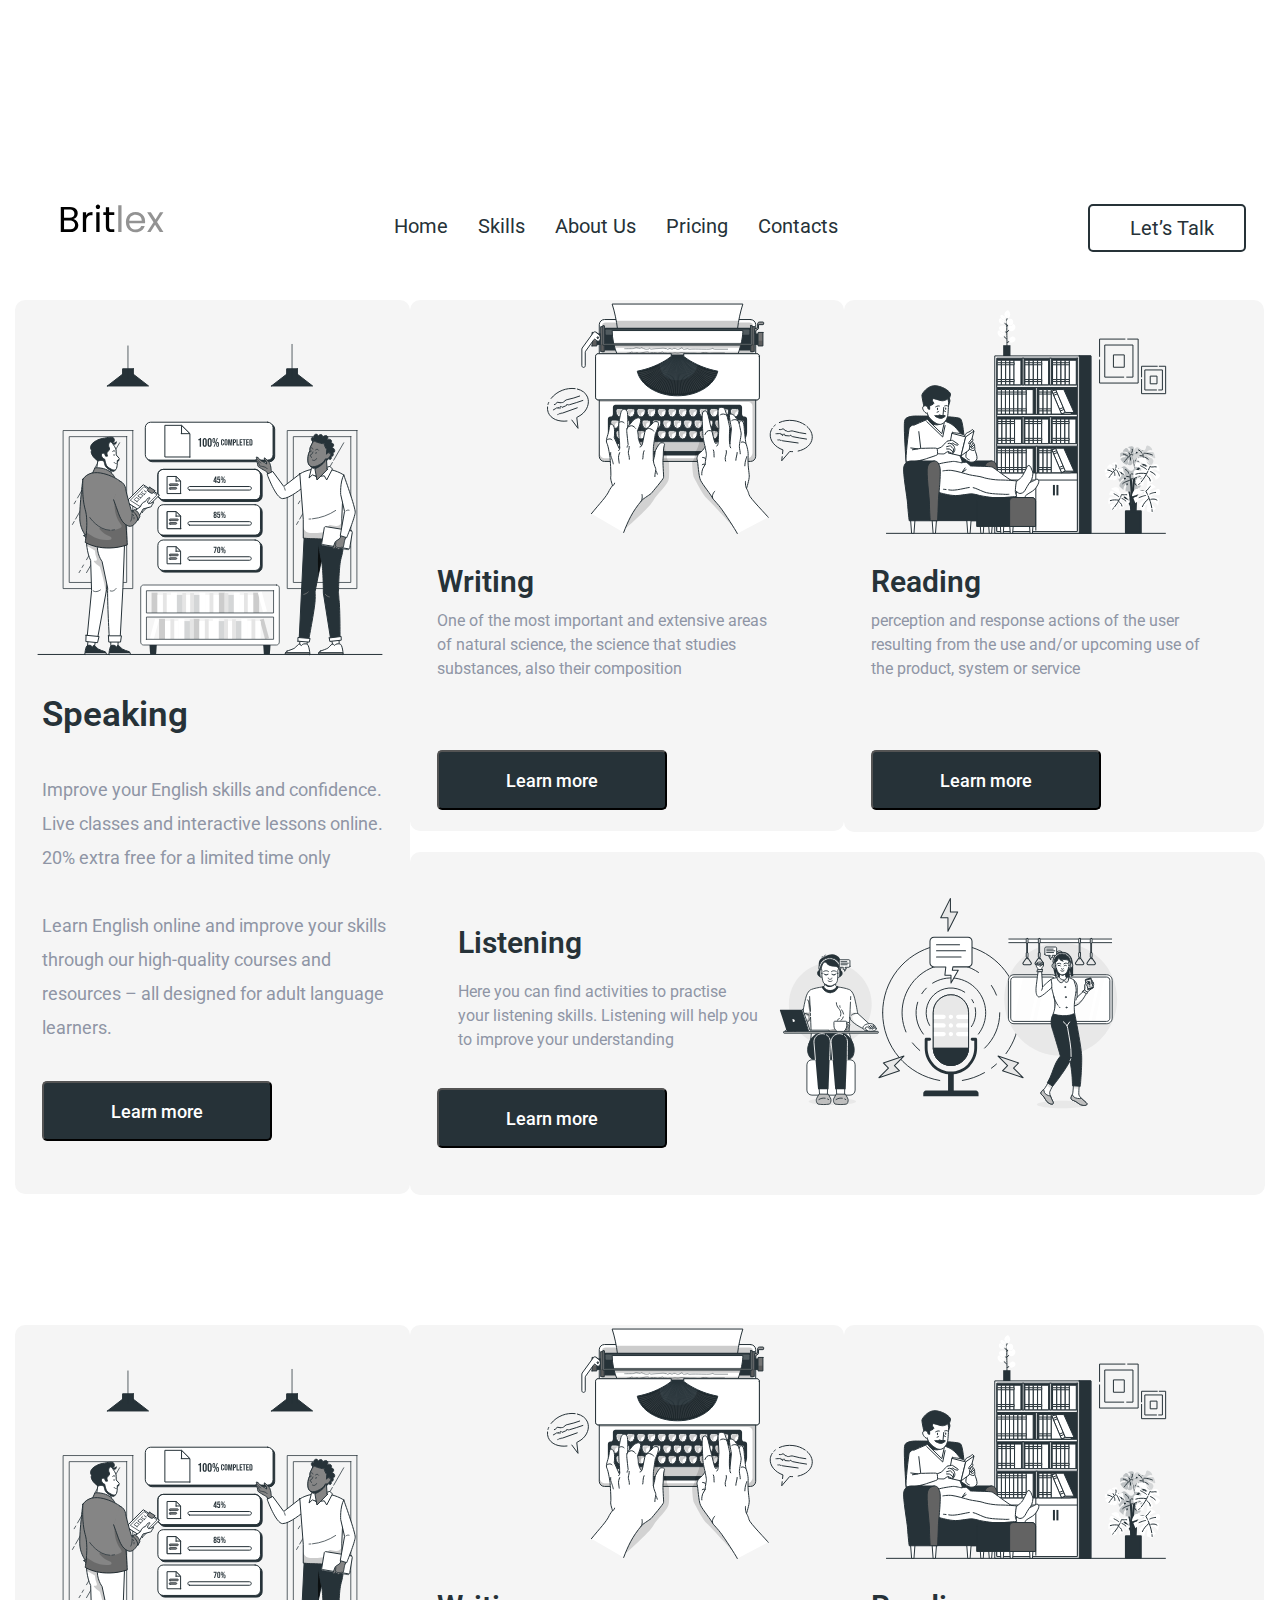
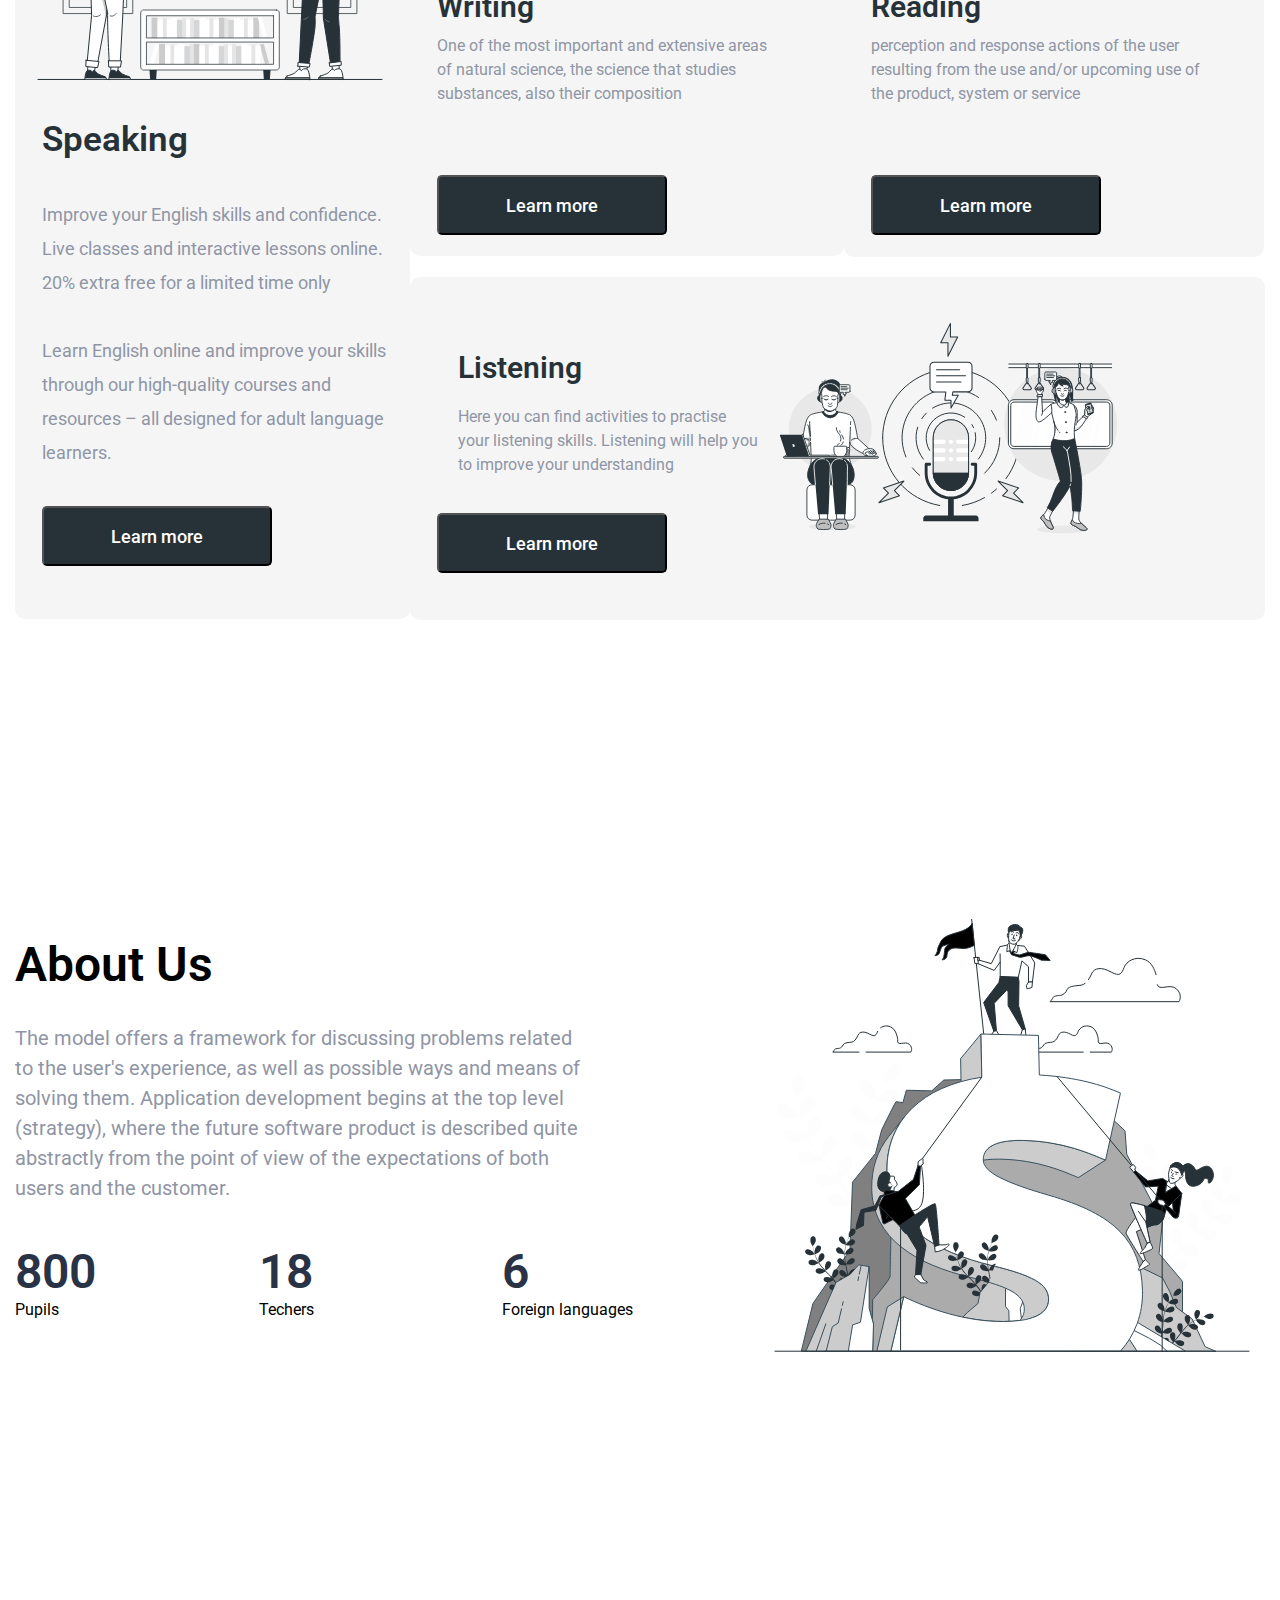
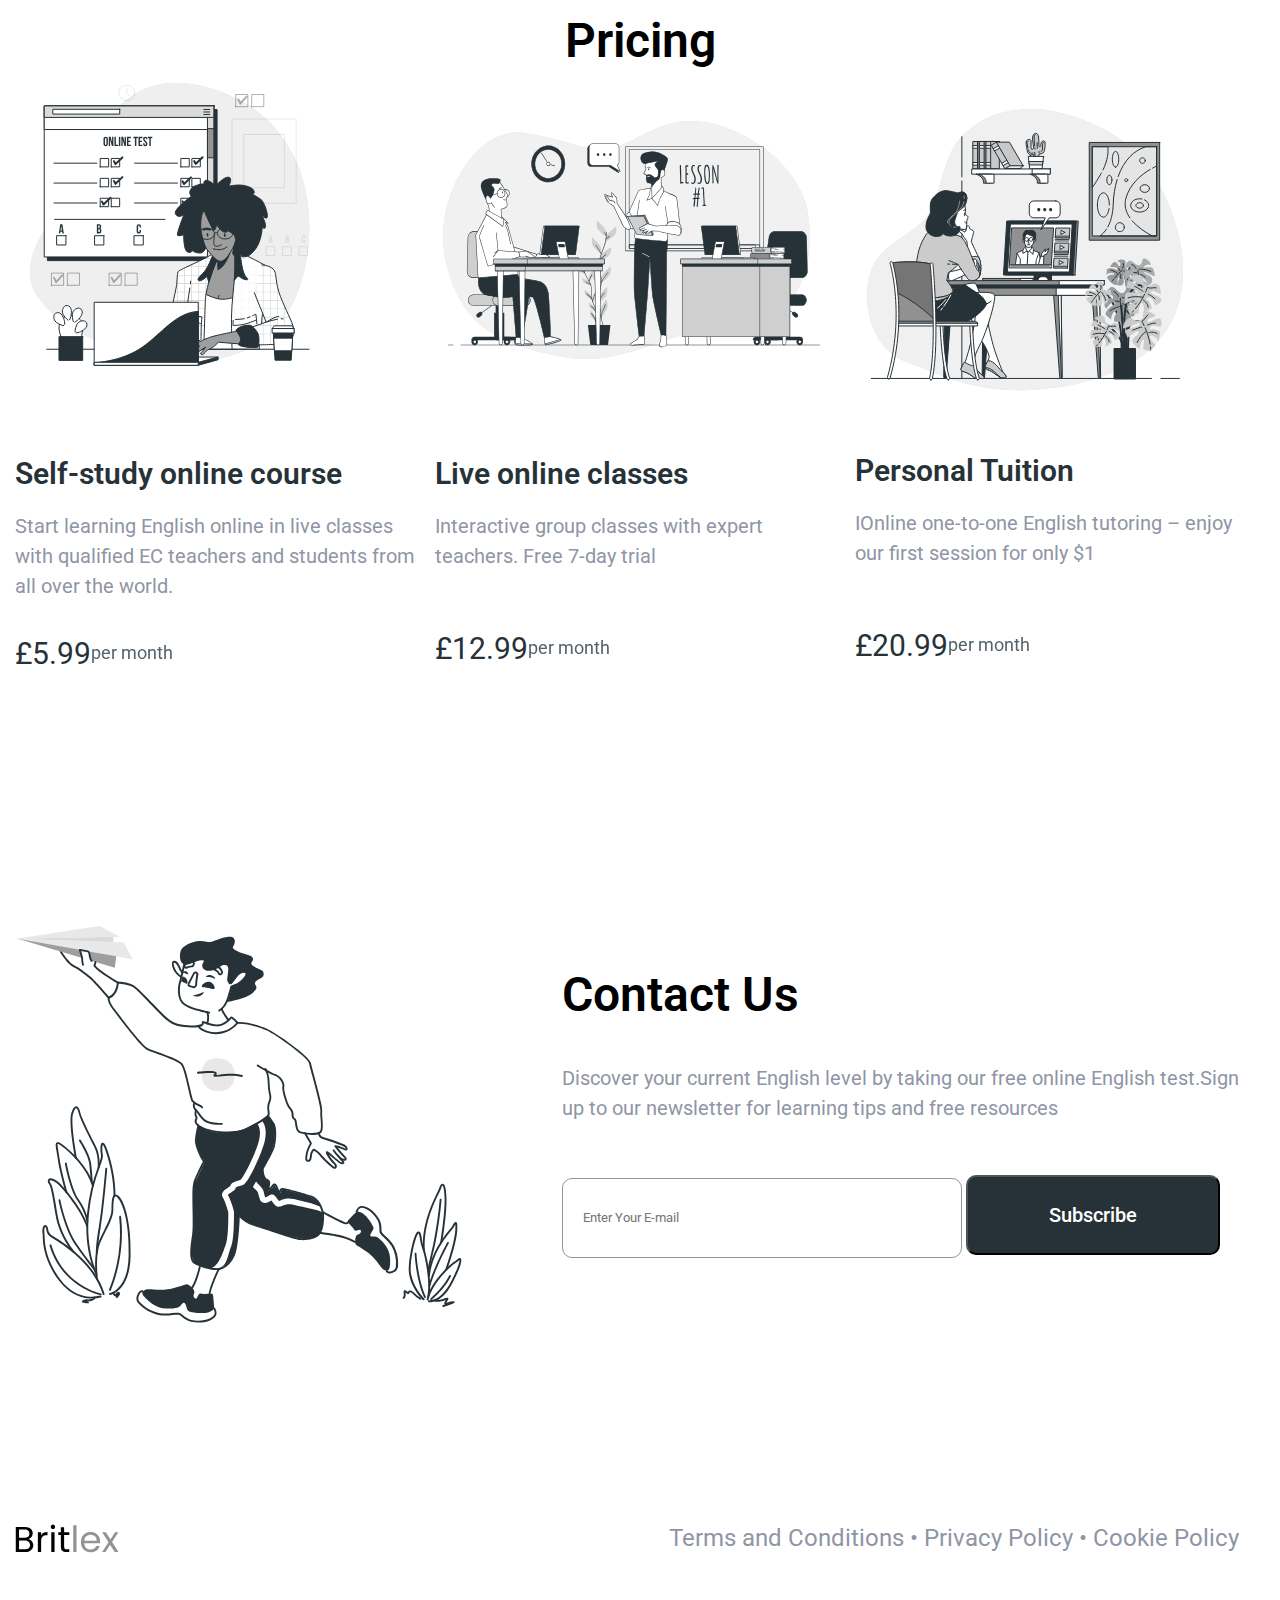
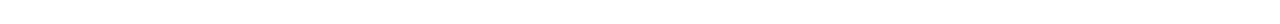
<file: index.html>
<!DOCTYPE html>
<html lang="en">

<head>
    <meta charset="UTF-8">
    <meta http-equiv="X-UA-Compatible" content="IE=edge">
    <meta name="viewport" content="width=device-width, initial-scale=1.0">
    <title>Imtixon</title>
    <link rel="stylesheet" href="/styles/style.css">
</head>


<body>
    <header>
        <nav class="container">
            <ul>
                <li>
                    <a href="#"><img src="/source/Britlex.svg" alt=""></a>
                </li>
            </ul>
            <ul>
                <li>
                    <a href="#">Home</a>
                </li>
                <li>
                    <a href="#">Skills</a>
                </li>
                <li>
                    <a href="#">About Us</a>
                </li>
                <li>
                    <a href="#">Pricing</a>
                </li>
                <li>
                    <a href="#">Contacts</a>
                </li>
            </ul>
            <ul>
                <li>
                    <a href="#">Let’s Talk</a>
                </li>
            </ul>
        </nav>
    </header>
    <h1 class="h1">Skills</h1>
    <section class="container box">
        <div style="display: flex;">
            <div class="card"><img src="/source/section/Shared goals-bro 1.svg" alt="">
                <h1>Speaking</h1>
                <p>Improve your English skills and confidence. Live classes and interactive lessons online. 20% extra free for a limited time only <br><br> Learn English online and improve your skills through our high-quality courses and resources – all
                    designed for adult language learners.</p>
                <button>Learn more</button>
            </div>
            <div>
                <div class="card1">
                    <div class="card2"><img src="/source/section/Typewriter-bro 1.svg" alt="">
                        <h1>Writing</h1>
                        <p>One of the most important and extensive areas of natural science, the science that studies substances, also their composition </p>
                        <button>Learn more</button>
                    </div>
                    <div class="card3"><img src="/source/section/House bookshelves-bro 1.svg" alt="">
                        <h1>Reading</h1>
                        <p>perception and response actions of the user resulting from the use and/or upcoming use of the product, system or service </p>
                        <button>Learn more</button>
                    </div>
                </div>
                <div class="card4">
                    <div>
                        <h1>Listening</h1>
                        <p>Here you can find activities to practise your listening skills. Listening will help you to improve your understanding </p>
                        <button>Learn more</button>
                    </div>
                    <div><img src="/source/section/Podcast audience-bro 1.svg" alt=""></div>
                </div>
            </div>
        </div>
    </section>
    <section class="container box">
        <div style="display: flex;">
            <div class="card"><img src="/source/section/Shared goals-bro 1.svg" alt="">
                <h1>Speaking</h1>
                <p>Improve your English skills and confidence. Live classes and interactive lessons online. 20% extra free for a limited time only <br><br> Learn English online and improve your skills through our high-quality courses and resources – all
                    designed for adult language learners.</p>
                <button>Learn more</button>
            </div>
            <div>
                <div class="card1">
                    <div class="card2"><img src="/source/section/Typewriter-bro 1.svg" alt="">
                        <h1>Writing</h1>
                        <p>One of the most important and extensive areas of natural science, the science that studies substances, also their composition </p>
                        <button>Learn more</button>
                    </div>
                    <div class="card3"><img src="/source/section/House bookshelves-bro 1.svg" alt="">
                        <h1>Reading</h1>
                        <p>perception and response actions of the user resulting from the use and/or upcoming use of the product, system or service </p>
                        <button>Learn more</button>
                    </div>
                </div>
                <div class="card4">
                    <div>
                        <h1>Listening</h1>
                        <p>Here you can find activities to practise your listening skills. Listening will help you to improve your understanding </p>
                        <button>Learn more</button>
                    </div>
                    <div><img src="/source/section/Podcast audience-bro 1.svg" alt=""></div>
                </div>
            </div>
        </div>
    </section>

    <section class="section1">
        <div class="container section1-text">
            <div>
                <h1 class="text0">About Us</h1>
                <p class="main-text">The model offers a framework for discussing problems related to the user's experience, as well as possible ways and means of solving them. Application development begins at the top level (strategy), where the future software product is
                    described quite abstractly from the point of view of the expectations of both users and the customer.

                </p>
                <div class="section1-text1">
                    <div class="main-text1">
                        <h1>800</h1>
                        <p>Pupils</p>
                    </div>
                    <div class="main-text1">
                        <h1>18</h1>
                        <p>Techers</p>
                    </div>
                    <div class="main-text1">
                        <h1>6</h1>
                        <p>Foreign languages</p>
                    </div>
                </div>
            </div>
            <div><img src="/source/section1/Business competition-bro 1.svg" alt=""></div>
        </div>
    </section>
    <h1 class="h0">Pricing</h1>
    <section class="section2">
        <div class="container box1">
            <div class="box2"><img src="/source/section2/Online test-bro 1.svg" alt="">
                <h1>Self-study online course</h1>
                <p>Start learning English online in live classes with qualified EC teachers and students from all over the world.</p>
                <h2> £5.99 <span> per month</span></h2>
            </div>
            <div class="box3"><img src="/source/section2/Lesson-bro 1.svg" alt="">
                <h1>Live online classes</h1>
                <p>Interactive group classes with expert teachers. Free 7-day trial</p>
                <h2> £12.99 <span> per month</span></h2>
            </div>
            <div class="box4"><img src="/source/section2/Webinar-bro 2.svg" alt="">
                <h1>Personal Tuition</h1>
                <p>IOnline one-to-one English tutoring – enjoy our first session for only $1</p>
                <h2> £20.99 <span> per month</span></h2>
            </div>
        </div>
    </section>
    <section class="section3">
        <div class="container box5">
            <div><img src="/source/section3/OBJECTS.svg" alt=""></div>
            <div class="box-text">
                <h1>Contact Us</h1>
                <p>Discover your current English level by taking our free online English test.Sign up to our newsletter for learning tips and free resources</p>
                <input type="email" name="" id="" placeholder="Enter Your E-mail">
                <button>Subscribe</button>
            </div>
        </div>
    </section>
    <footer>
        <div class="container footer">
            <div><img src="/source/Britlex.svg" alt=""></div>
            <div>
                <p class="footer-p">Terms and Conditions • Privacy Policy • Cookie Policy</p>
            </div>
        </div>
    </footer>
</body>

</html>

</html>
</file>
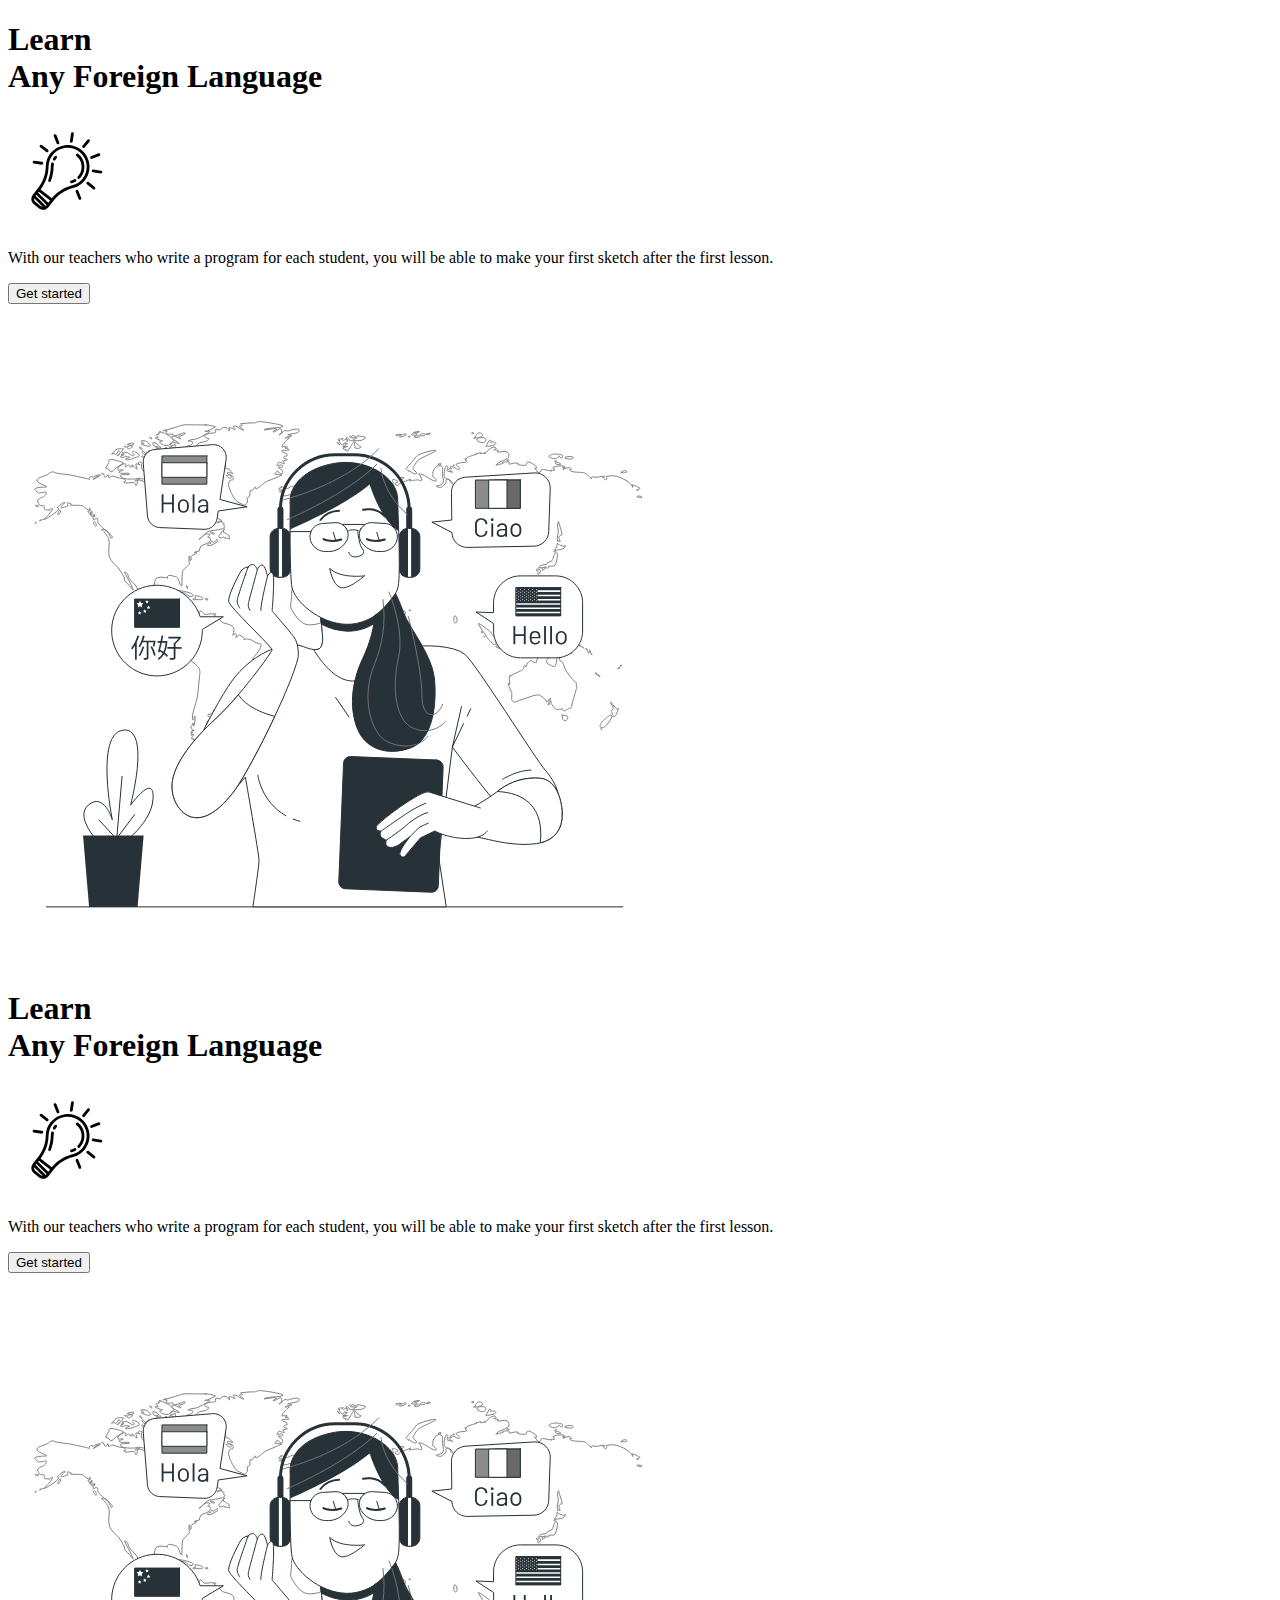
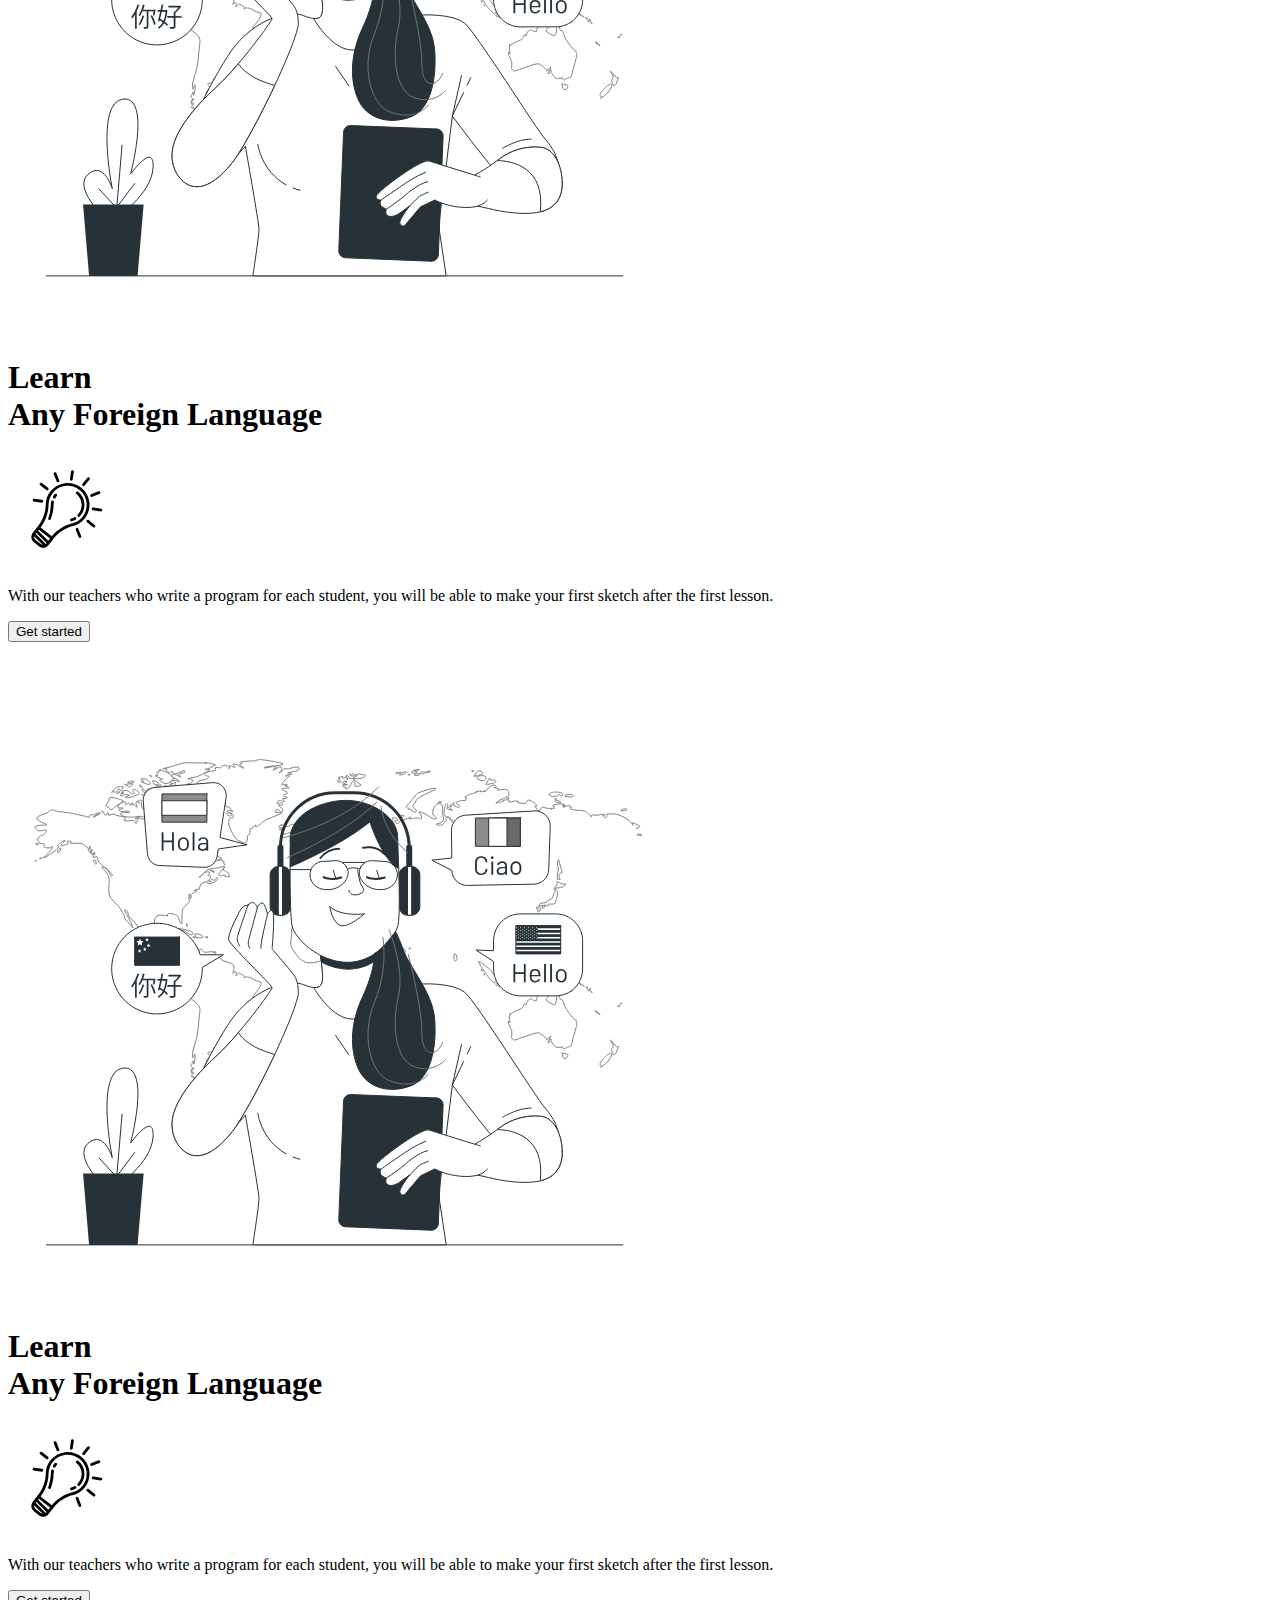
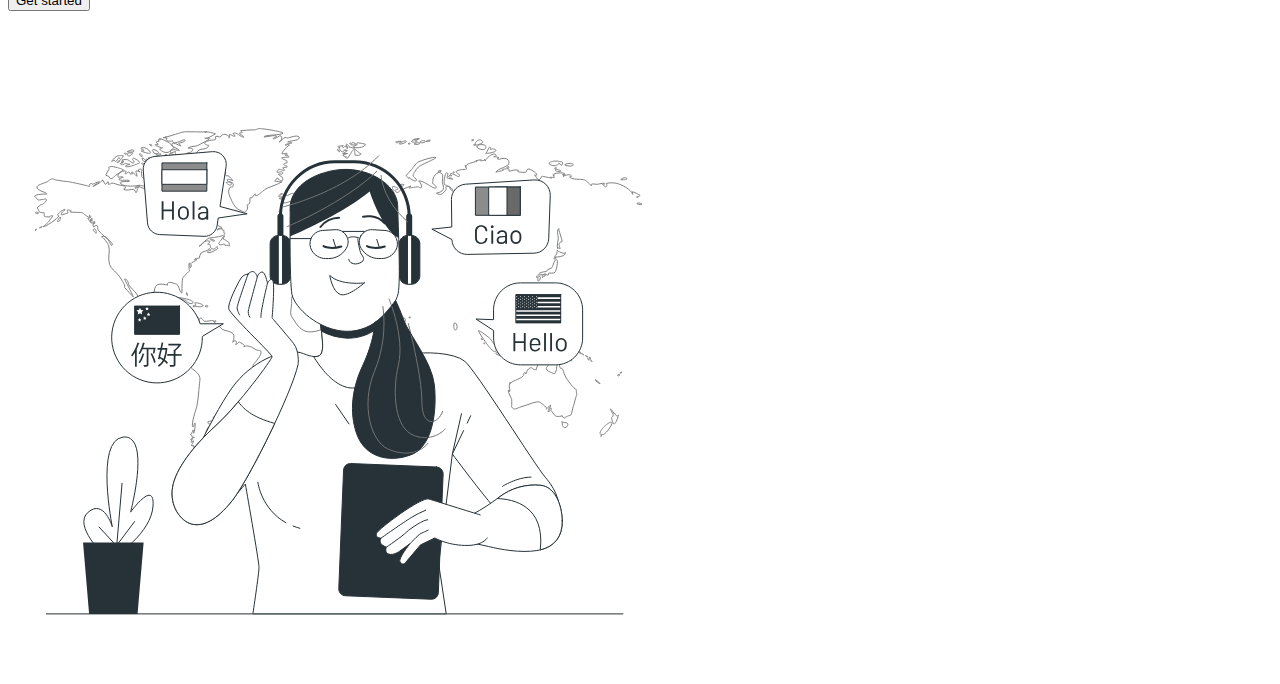
<file: home.html>
<!DOCTYPE html>
<html lang="en">

<head>
    <meta charset="UTF-8">
    <meta http-equiv="X-UA-Compatible" content="IE=edge">
    <meta name="viewport" content="width=device-width, initial-scale=1.0">
    <title>Document</title>
</head>

<body>
    <div class="container text">
        <div>
            <div class="main-text">
                <div>
                    <h1>Learn <br> Any Foreign Language
                    </h1>
                </div>
                <div><img src="/source/header/Group.svg" alt=""></div>
            </div>
            <p>
                With our teachers who write a program for each student, you will be able to make your first sketch after the first lesson.
            </p>
            <button>Get started</button>
        </div>
        <div>
            <img class="img" src="/source/header/Learning languages-bro 1.svg" alt="">
        </div>
    </div>
    <div class="container text">
        <div>
            <div class="main-text">
                <div>
                    <h1>Learn <br> Any Foreign Language
                    </h1>
                </div>
                <div><img src="/source/header/Group.svg" alt=""></div>
            </div>
            <p>
                With our teachers who write a program for each student, you will be able to make your first sketch after the first lesson.
            </p>
            <button>Get started</button>
        </div>
        <div>
            <img class="img" src="/source/header/Learning languages-bro 1.svg" alt="">
        </div>
    </div>
    <div class="container text">
        <div>
            <div class="main-text">
                <div>
                    <h1>Learn <br> Any Foreign Language
                    </h1>
                </div>
                <div><img src="/source/header/Group.svg" alt=""></div>
            </div>
            <p>
                With our teachers who write a program for each student, you will be able to make your first sketch after the first lesson.
            </p>
            <button>Get started</button>
        </div>
        <div>
            <img class="img" src="/source/header/Learning languages-bro 1.svg" alt="">
        </div>
    </div>
    <div class="container text">
        <div>
            <div class="main-text">
                <div>
                    <h1>Learn <br> Any Foreign Language
                    </h1>
                </div>
                <div><img src="/source/header/Group.svg" alt=""></div>
            </div>
            <p>
                With our teachers who write a program for each student, you will be able to make your first sketch after the first lesson.
            </p>
            <button>Get started</button>
        </div>
        <div>
            <img class="img" src="/source/header/Learning languages-bro 1.svg" alt="">
        </div>
    </div>
</body>

</html>
</file>
<file: styles/style.css>
@import url('https://fonts.googleapis.com/css2?family=Poppins:wght@500&family=Roboto:wght@500&display=swap');
* {
    margin: 0;
    padding: 0;
    box-sizing: border-box;
    font-family: 'Poppins', sans-serif;
    font-family: 'Roboto', sans-serif;
}

.container {
    width: 100%;
    height: auto;
    max-width: 1250px;
    margin: 0 auto;
}

body {
    background-color: #FFFFFF;
}

nav {
    display: flex;
    position: fixed;
    width: 100%;
    height: 100px;
    padding-left: 50px;
    padding-top: 57px;
    background-color: #FFFFFF;
}

ul {
    display: flex;
}

ul:nth-child(2) {
    margin-left: 220px;
    margin-top: 10px;
}

ul:nth-child(3) {
    margin-left: 250px;
    border: 2px solid #263238;
    border-radius: 5px;
    padding: 10px 30px;
}

ul li:nth-child(2) {
    margin-left: 20px;
}

ul li:nth-child(3) {
    margin-left: 20px;
}

ul li:nth-child(4) {
    margin-left: 20px;
}

ul li:nth-child(5) {
    margin-left: 20px;
}

ul li:nth-child(6) {
    margin-left: 20px;
}

li {
    list-style: none;
}

a {
    text-decoration: none;
    margin-left: 10px;
    font-size: 20px;
    color: #263238;
}

.main-text {
    display: flex;
}

.text {
    display: flex;
    padding-top: 200px;
}

.main-text h1 {
    width: 500px;
    font-weight: 600;
    font-size: 64px;
    line-height: 80px;
    color: #000000;
}

.main-text img {
    padding-top: 90px;
    margin-left: -100px;
}

.text p {
    width: 500px;
    font-size: 24px;
    line-height: 36px;
    margin-top: 40px;
    color: #8F95A5;
}

.text button {
    margin-top: 61px;
    width: 390px;
    height: 118px;
    left: 129px;
    top: 675px;
    background: #263238;
    border-radius: 15px;
    font-weight: 400;
    font-size: 36px;
    color: #FFFFFF;
}

.img {
    margin-left: 60px;
    margin-top: -50px;
}

.h1 {
    margin-top: 147px;
    text-align: center;
    font-weight: 600;
    font-size: 48px;
    color: #000000;
}

.box {
    margin-top: 96px;
}

.card {
    width: 435px;
    height: 894px;
    left: 127px;
    top: 1116px;
    background: #F5F5F5;
    border-radius: 10px;
    margin-bottom: 35px;
}

.card h1 {
    font-weight: 600;
    font-size: 35px;
    color: #263238;
    padding-left: 27px;
}

.card p {
    padding-left: 27px;
    font-weight: 400;
    font-size: 18px;
    color: #8F95A5;
    margin-top: 38px;
    width: 380px;
    line-height: 34px;
}

.card button {
    width: 230px;
    height: 60px;
    background: #263238;
    border-radius: 5px;
    font-weight: 500;
    font-size: 18px;
    color: #FFFFFF;
    margin-left: 27px;
    margin-top: 36px;
}

.card1 {
    display: flex;
}

.card2 {
    width: 434px;
    height: 531px;
    left: 580px;
    top: 1116px;
    background: #F5F5F5;
    border-radius: 10px;
}

.card2 img {
    margin-left: 122px;
    margin-top: -33px;
}

.card2 h1 {
    font-weight: 600;
    font-size: 30px;
    color: #263238;
    padding-left: 27px;
}

.card2 p {
    font-weight: 400;
    font-size: 16px;
    line-height: 24px;
    color: #8F95A5;
    margin-left: 27px;
    margin-top: 10px;
    width: 330px;
    margin-bottom: 33px;
}

.card2 button {
    width: 230px;
    height: 60px;
    background: #263238;
    border-radius: 5px;
    font-weight: 500;
    font-size: 18px;
    color: #FFFFFF;
    margin-left: 27px;
    margin-top: 36px;
}

.card3 {
    width: 420px;
    height: 532px;
    background: #F5F5F5;
    border-radius: 10px;
}

.card3 h1 {
    font-weight: 600;
    font-size: 30px;
    color: #263238;
    padding-left: 27px;
    margin-top: 13px;
}

.card3 p {
    font-weight: 400;
    font-size: 16px;
    line-height: 24px;
    color: #8F95A5;
    margin-left: 27px;
    margin-top: 10px;
    width: 330px;
    margin-bottom: 33px;
}

.card3 button {
    width: 230px;
    height: 60px;
    background: #263238;
    border-radius: 5px;
    font-weight: 500;
    font-size: 18px;
    color: #FFFFFF;
    margin-left: 27px;
    margin-top: 36px;
}

.card4 {
    display: flex;
    width: 855px;
    height: 343px;
    background: #F5F5F5;
    border-radius: 10px;
    margin-top: 20px;
    padding-top: 30px;
}

.card4 h1 {
    font-weight: 600;
    font-size: 30px;
    color: #263238;
    margin-top: 43px;
    padding-left: 48px;
}

.card4 p {
    font-weight: 400;
    font-size: 16px;
    line-height: 24px;
    color: #8F95A5;
    padding-left: 48px;
    width: 350px;
    margin-top: 20px;
}

.card4 button {
    width: 230px;
    height: 60px;
    background: #263238;
    border-radius: 5px;
    font-weight: 500;
    font-size: 18px;
    color: #FFFFFF;
    margin-left: 27px;
    margin-top: 36px;
}

.section1-text {
    display: flex;
}

.section1-text1 {
    display: flex;
    margin-top: 40px;
}

.text0 {
    font-weight: 600;
    font-size: 48px;
    color: #000000;
    margin-bottom: 23px;
}

.section1 {
    margin-top: 282px;
}

.main-text {
    font-weight: 400;
    font-size: 20px;
    line-height: 30px;
    color: #8F95A5;
    margin-top: 30px;
    width: 570px;
}

.section1-text1 h1 {
    font-weight: 600;
    font-size: 48px;
    color: #2A3246;
}

.section-text1 p {
    font-weight: 400;
    font-size: 20px;
    color: #8F95A5;
    margin-top: 28px;
}

.main-text1:nth-child(2) {
    margin-left: 163px;
}

.main-text1:nth-child(3) {
    margin-left: 188px;
}

.section1-text img {
    margin-left: 130px;
    margin-top: -50px;
}

.h0 {
    font-weight: 600;
    font-size: 48px;
    color: #000000;
    text-align: center;
    margin-top: 222px;
}

.box1 {
    display: flex;
}

.box2 h1 {
    font-weight: 600;
    font-size: 30px;
    color: #263238;
    margin-top: 72px;
}

.box2 p {
    font-weight: 400;
    font-size: 20px;
    line-height: 30px;
    color: #8F95A5;
    margin-top: 20px;
    width: 400px;
    margin-bottom: 30px;
}

.box2 h2 {
    font-weight: 400;
    font-size: 30px;
    line-height: 45px;
    color: #263238;
    margin-top: 30px;
}

span {
    position: absolute;
    font-size: 18px;
    line-height: 27px;
    color: #546269;
    margin-top: 8px;
}

.box3 {
    margin-left: 20px;
}

.box3 img {
    margin-top: 28px;
}

.box3 h1 {
    font-weight: 600;
    font-size: 30px;
    color: #263238;
    margin-top: 72px;
}

.box3 p {
    font-weight: 400;
    font-size: 20px;
    line-height: 30px;
    color: #8F95A5;
    margin-top: 20px;
    width: 400px;
    margin-bottom: 30px;
}

.box3 h2 {
    font-weight: 400;
    font-size: 30px;
    line-height: 45px;
    color: #263238;
    margin-top: 55px;
}

.box4 {
    margin-left: 20px;
}

.box4 img {
    margin-top: 15px;
}

.box4 h1 {
    font-weight: 600;
    font-size: 30px;
    color: #263238;
    margin-top: 25px;
}

.box4 p {
    font-weight: 400;
    font-size: 20px;
    line-height: 30px;
    color: #8F95A5;
    margin-top: 20px;
    width: 400px;
    margin-bottom: 30px;
}

.box4 h2 {
    font-weight: 400;
    font-size: 30px;
    line-height: 45px;
    color: #263238;
    margin-top: 55px;
}

.box5 {
    display: flex;
    margin-top: 250px;
}

.box-text {
    margin-left: 100px;
}

.box-text h1 {
    font-weight: 600;
    font-size: 48px;
    color: #000000;
    padding-top: 40px;
}

.box-text p {
    font-weight: 400;
    font-size: 20px;
    line-height: 30px;
    color: #8F95A5;
    margin-top: 40px;
    width: 700px;
    margin-bottom: 52px;
}

.box-text input {
    width: 400px;
    height: 80px;
    border: 1px solid #8F95A5;
    border-radius: 10px;
    padding: 20px;
}

.box-text button {
    width: 254px;
    height: 80px;
    background: #263238;
    border-radius: 10px;
    font-weight: 500;
    font-size: 20px;
    color: #FFFFFF;
}

footer {
    margin-top: 197px;
}

.footer {
    display: flex;
    height: 100px;
}

.footer-p {
    font-weight: 400;
    font-size: 24px;
    color: #8F95A5;
    margin-left: 550px;
}
</file>
